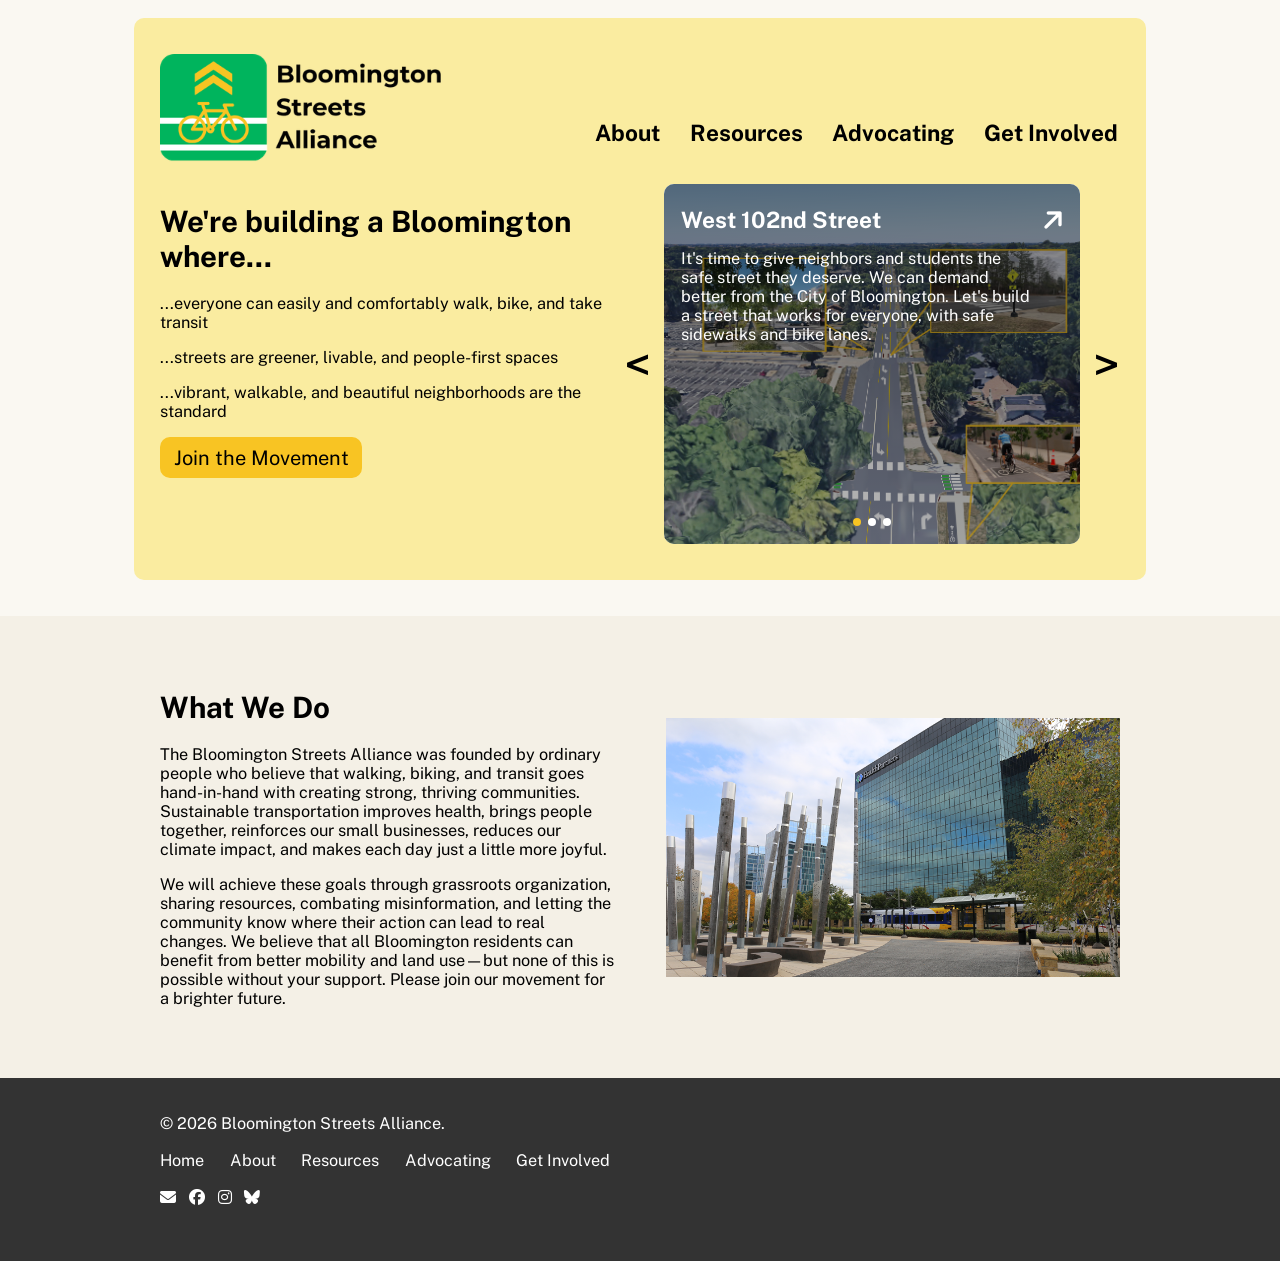
<file: index.html>
<!DOCTYPE html>
<html>
    <head>
        <meta charset="UTF-8">
        <meta name="viewport" content="width=device-width, initial-scale=1.0"> 
        <title>Home - Bloomington Streets Alliance</title>
        <link rel="preconnect" href="https://fonts.googleapis.com">
        <link rel="preconnect" href="https://fonts.gstatic.com" crossorigin>
        <link href="https://fonts.googleapis.com/css2?family=Nunito:ital,wght@0,200..1000;1,200..1000&family=Public+Sans:ital,wght@0,100..900;1,100..900&display=swap" rel="stylesheet">
        <link rel="stylesheet" href="https://cdnjs.cloudflare.com/ajax/libs/font-awesome/6.7.2/css/all.min.css">
        <link rel="apple-touch-icon" sizes="180x180" href="favicon/apple-touch-icon.png">
        <link rel="icon" type="image/png" sizes="32x32" href="favicon/favicon-32x32.png">
        <link rel="icon" type="image/png" sizes="16x16" href="favicon/favicon-16x16.png">
        <link rel="manifest" href="favicon/site.webmanifest">
        <link rel="stylesheet" href="style.css">
    </head>
    <body>
        <div id="topbox-container">
            <div id="topbox">
                <header id="toprow">
                    <a href=""><img src="images/Bloomington Streets Alliance.png" alt="Text reading Bloomington Streets Alliance, with the Alliance's logo to the left featuring a gold bicycle on a crosswalk with a double chevron marking above, all on a green background."></a>
                    <div>
                        <i class="fa-solid fa-bars" id="burger"></i>
                        <ul>
                            <i class="fa-solid fa-rectangle-xmark" id="close"></i>
                            <li><a href="about/">About</a></li>
                            <li><a href="resources/">Resources</a></li>
                            <li id="highlight"><a href="advocating/">Advocating</a></li>
                            <li><a href="get-involved/">Get Involved</a></li>
                        </ul>
                    </div>
                </header>
                <div id="lower">
                    <div>
                        <h1>We're building a Bloomington where...</h1>
                        <p>...everyone can easily and comfortably walk, bike, and take transit</p>
                        <p>...streets are greener, livable, and people-first spaces</p>
                        <p>...vibrant, walkable, and beautiful neighborhoods are the standard</p>
                        <button id="joincta" onclick="window.location.href='get-involved'">Join the Movement</button>
                    </div>
                    <div id="cards">
                        <button id="prevCard">&lt;</button>
                        <a href="initiatives/102nd-street/">
                            <div class="card" id="card0">
                                <img src="images/102nd edited.png" alt="An aerial rendering of West 102nd Street with a three-lane design, including protected bike lanes.">
                                <div class="cardinner">
                                    <div>
                                        <h3>West 102nd Street</h3>
                                        <p>It's time to give neighbors and students the safe street they deserve. We can demand better from the City of Bloomington. Let's build a street that works for everyone, with safe sidewalks and bike lanes.</p>
                                    </div>
                                    <div><i class="fa-solid fa-arrow-up"></i></div>
                                </div>
                            </div>
                        </a>
                        <a href="initiatives/budget-26/">
                            <div class="card" id="card1">
                                <img src="images/SLDP.png" alt="A rendering of a street in winter, with buildings and storefronts lining the sidewalks. Familes walk and bike as a car waits to let pedestrians cross.">
                                <div class="cardinner">
                                    <div>
                                        <h3>2027-2028 City Budget</h3>
                                        <p>The city budget decides what gets done in town. Join us to ensure that Bloomington builds the vibrant streets our
                                        community needs.</p>
                                    </div>
                                    <div><i class="fa-solid fa-arrow-up"></i></div>
                                </div>
                            </div>
                        </a>
                        <a href="initiatives/bloomington-2050/">
                            <div class="card" id="card2">
                                <img src="images/Bloomington 2050.png" alt="The Bloomington 2050 logo showing four Bloomington landmarks in four quadrants: Hyland Ski Jump, The Goldfinch by Donald Lipski, Long Meadow Lake Bridge, and Normandale Japanese Garden.">
                                <div class="cardinner">
                                    <div>
                                        <h3>Bloomington 2050</h3>
                                        <p>The comprehensive plan is the framework for housing, land use, and transportation in Bloomington. Let's make sure it prioritizes streets for people.</p>
                                    </div>
                                    <div><i class="fa-solid fa-arrow-up"></i></div>
                                </div>
                            </div>
                        </a>
                        <div id="indicator">
                            <div></div>
                            <div></div>
                            <div></div>
                        </div>
                        <button id="nextCard">&gt;</button>
                    </div>
                </div>
            </div>
        </div>
        <div id="below">
            <div>
                <h1>What We Do</h1>
                <p>The Bloomington Streets Alliance was founded by ordinary people who believe that walking, biking, and transit goes hand-in-hand with creating strong, thriving communities. Sustainable transportation improves health, brings people together, reinforces our small businesses, reduces our climate impact, and makes each day just a little more joyful.</p>
                <p>We will achieve these goals through grassroots organization, sharing resources, combating misinformation, and letting the community know where their action can lead to real changes. We believe that all Bloomington residents can benefit from better mobility and land use&#8212;but none of this is possible without your support. Please join our movement for a brighter future.</p>
            </div>
            <img src="images/Bloomington Central Station.png" alt="An urban park and light rail station in Bloomington, featuring an art installation in the foreground, office buildings in the background, and a light rail vehicle at the station.">
        </div>
        <footer>
            <p>&#169; 2026 Bloomington Streets Alliance.</p>
            <div id="footerlinks">
                <a href=""><p>Home</p></a>
                <a href="about/"><p>About</p></a>
                <a href="resources/"><p>Resources</p></a>
                <a href="advocating/"><p>Advocating</p></a>
                <a href="get-involved/"><p>Get Involved</p></a>
            </div> 
            <div id="icons">
                <a href="mailto:hello@bloomingtonstreetsalliance.org"><i class="fa-solid fa-envelope"></i></a>
                <a href="https://www.facebook.com/bloomingtonstreetsalliance" target="_blank"><i class="fa-brands fa-facebook"></i></a>
                <a href="https://www.instagram.com/bloomingtonstreetsalliance" target="_blank"><i class="fa-brands fa-instagram"></i></a>
                <a href="https://bsky.app/profile/bloomingtonstreets.bsky.social" target="_blank"><i class="fa-brands fa-bluesky"></i></a>
            </div>
        </footer>
        <script src="script.js"></script>
        <script src="dynamic top.js"></script>
    </body>
</html>
</file>
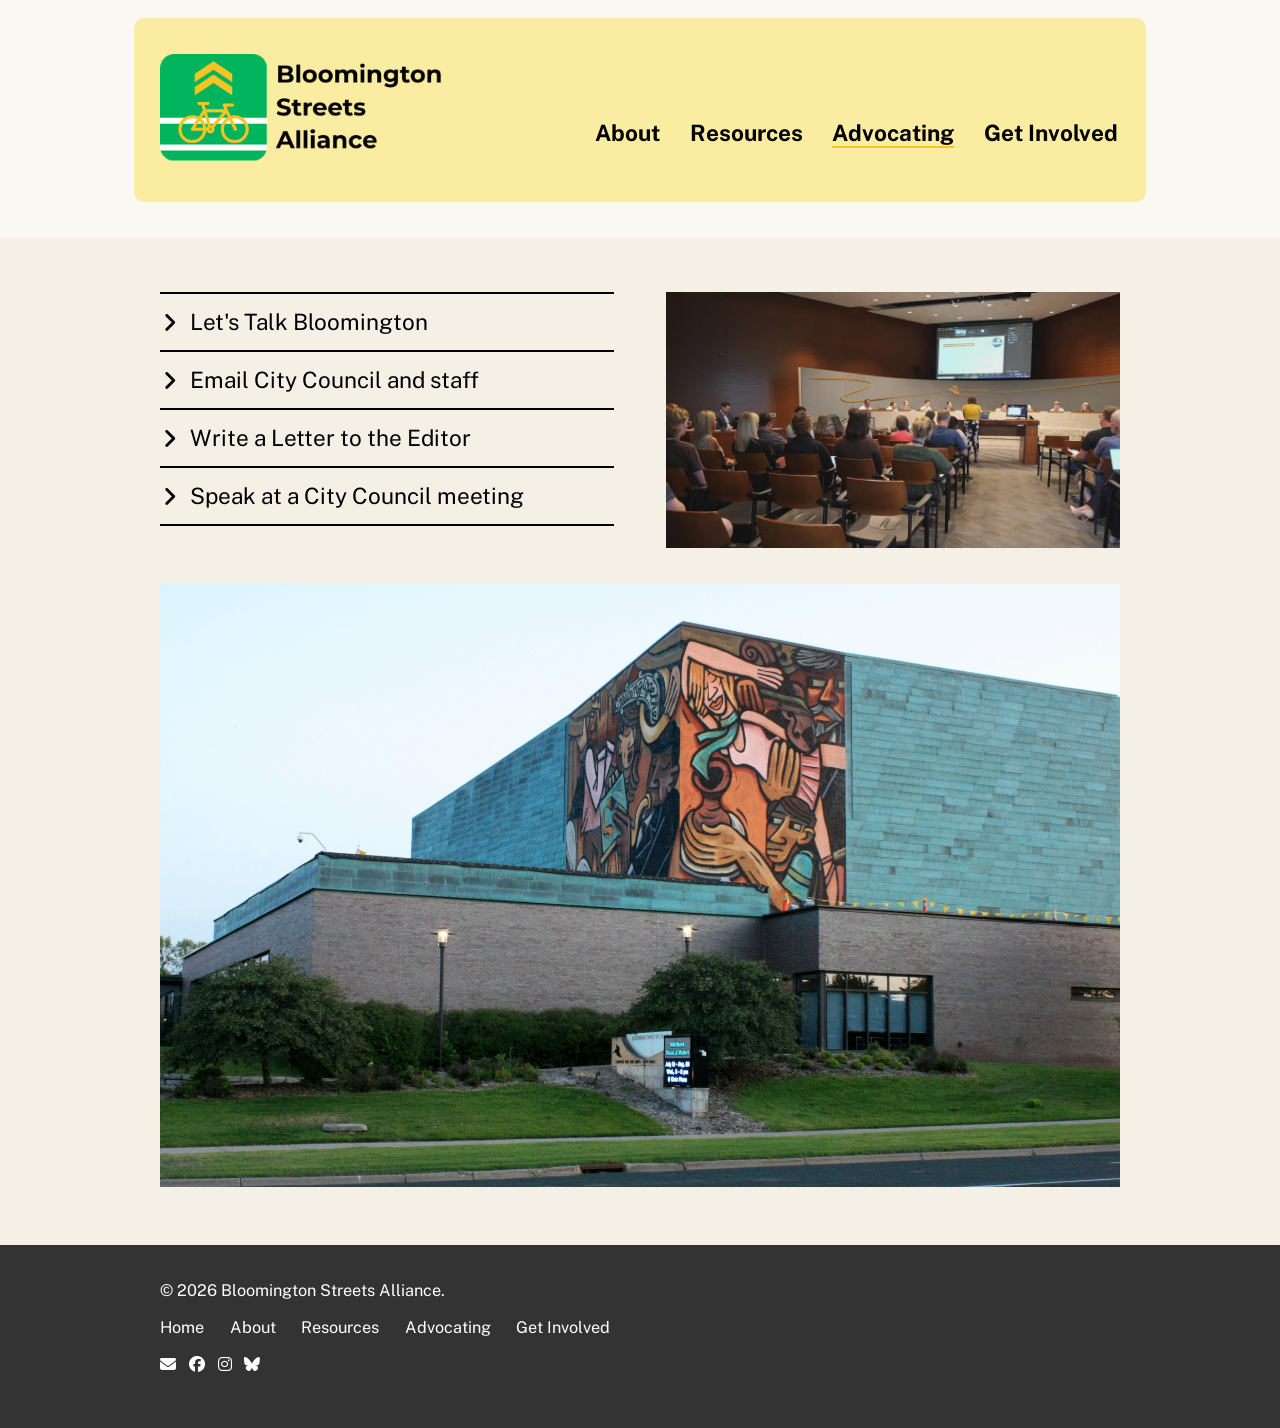
<file: advocating/index.html>
<!DOCTYPE html>
<html>
    <head>
        <meta charset="UTF-8">
        <meta name="viewport" content="width=device-width, initial-scale=1.0"> 
        <title>Advocating - Bloomington Streets Alliance</title>
        <link rel="preconnect" href="https://fonts.googleapis.com">
        <link rel="preconnect" href="https://fonts.gstatic.com" crossorigin>
        <link href="https://fonts.googleapis.com/css2?family=Nunito:ital,wght@0,200..1000;1,200..1000&family=Public+Sans:ital,wght@0,100..900;1,100..900&display=swap" rel="stylesheet">
        <link rel="stylesheet" href="https://cdnjs.cloudflare.com/ajax/libs/font-awesome/6.7.2/css/all.min.css">
        <link rel="apple-touch-icon" sizes="180x180" href="../favicon/apple-touch-icon.png">
        <link rel="icon" type="image/png" sizes="32x32" href="../favicon/favicon-32x32.png">
        <link rel="icon" type="image/png" sizes="16x16" href="../favicon/favicon-16x16.png">
        <link rel="manifest" href="../favicon/site.webmanifest">
        <link rel="stylesheet" href="style.css">
    </head>
    <body>
        <div id="topbox-container">
            <div id="topbox">
                <header id="toprow">
                    <a href="../"><img src="../images/Bloomington Streets Alliance.png" alt="Text reading Bloomington Streets Alliance, with the Alliance's logo to the left featuring a gold bicycle on a crosswalk with a double chevron marking above, all on a green background."></a>
                    <div>
                        <i class="fa-solid fa-bars" id="burger"></i>
                        <ul>
                            <i class="fa-solid fa-rectangle-xmark" id="close"></i>
                            <li><a href="../about/">About</a></li>
                            <li><a href="../resources/">Resources</a></li>
                            <li id="highlight"><a href="../advocating/">Advocating</a></li>
                            <li><a href="../get-involved/">Get Involved</a></li>
                        </ul>
                    </div>
                </header>
            </div>
        </div>
        <div id="below">
            <div>
                <div class="details">
                    <div class="summary"><i class="fa-solid fa-angle-down" id="ltbtoggle"></i><span>Let's Talk Bloomington</span></div>
                    <div id="ltbwrap">
                        <p><a href="https://letstalk.bloomingtonmn.gov/">Let's Talk Bloomington</a> is a city website where information on various projects is posted, including comprehensive planning and budget planning. Project pages often contain design drawings, events, project contacts, and opportunities for input like surveys and interactive maps.</p>
                    </div>
                </div>
                <div class="details">
                    <div class="summary"><i class="fa-solid fa-angle-down" id="cctoggle"></i><span>Email City Council and staff</span></div>
                    <div id="ccwrap">
                        <p>Every resident is represented by the Mayor, two at-large councilmembers, and one district councilmember. The easiest way to find your city council member and their contact information is through the <a href="https://www.bloomingtonmn.gov/cc/city-councilmembers-and-district-maps" target="_blank">city's website</a>. You can also include the <a href="mailto:councilsecretary@bloomingtonmn.gov">council secretary</a> in your correspondence.</p>
                        <p>To contact city staff, it is best to start with listed project staff, if available. Otherwise, points of contact include the <a href="mailto:engineering@bloomingtonmn.gov" target="_blank">Engineering Division</a>, <a href="mailto:planning@bloomingtonmn.gov" target="_blank">Planning Division</a>, and City Engineer <a href="mailto:jlong@bloomingtonmn.gov" target="_blank">Julie Long</a>.</p>
                    </div>
                </div>
                <div class="details">
                    <div class="summary"><i class="fa-solid fa-angle-down" id="sctoggle"></i><span>Write a Letter to the Editor</span></div>
                    <div id="scwrap">
                        <p>The Sun Current newspaper is widely read by Bloomington residents, including city staff and city council members. You can help raise awareness about our initiatives by <a href="https://www.hometownsource.com/site/forms/online_services/letter_editor_current/" target="_blank">submitting</a> a letter to the editor.</p>
                    </div>
                </div>
                <div class="details last">
                    <div class="summary"><i class="fa-solid fa-angle-down" id="lctoggle"></i><span>Speak at a City Council meeting</span></div>
                    <div id="lcwrap">
                        <p>The Bloomington City Council holds listening sessions two or three times per month prior to their regular meetings, from 5:45 PM to 6:15 PM. Residents can sign up to speak for five minutes during these sessions on topics that do not have a public hearing on that evening's agenda.</p>
                        <p>The City Council (and Planning Commission) also hear various matters related to transportation and land use, some of which have public hearings, where residents may provide testimony. On the <a href="https://www.bloomingtonmn.gov/cob/city-meetings-agendas-webcasts-and-documents" target="_blank">city's website</a>, you can find city council agendas, links to watch past and upcoming meetings, and dates of upcoming meetings and listening sessions.</p>
                    </div>
                </div>
            </div>
            <img src="../images/Planning Commission.jpg" alt="A crowded Bloomington Planning Commission meeting. Attendees look on from the audience as city staff present to comissioners at the dais.">
        </div>
        <div id="content2">
            <img src="../images/Civic Plaza.jpg" alt="Bloomington Civic Plaza, with a brick facade with a bright blue brick upper level and a colored mural.">
        </div>
        <footer>
            <p>&#169; 2026 Bloomington Streets Alliance.</p>
            <div id="footerlinks">
                <a href="../"><p>Home</p></a>
                <a href="../about/"><p>About</p></a>
                <a href="../resources/"><p>Resources</p></a>
                <a href="../advocating/"><p>Advocating</p></a>
                <a href="../get-involved/"><p>Get Involved</p></a>
            </div> 
            <div id="icons">
                <a href="mailto:hello@bloomingtonstreetsalliance.org"><i class="fa-solid fa-envelope"></i></a>
                <a href="https://www.facebook.com/bloomingtonstreetsalliance" target="_blank"><i class="fa-brands fa-facebook"></i></a>
                <a href="https://www.instagram.com/bloomingtonstreetsalliance" target="_blank"><i class="fa-brands fa-instagram"></i></a>
                <a href="https://bsky.app/profile/bloomingtonstreets.bsky.social" target="_blank"><i class="fa-brands fa-bluesky"></i></a>
            </div>
        </footer>
        <script src="../toggle details.js"></script>
        <script src="script.js"></script>
        <script src="../dynamic top.js"></script>
    </body>
</html>
</file>
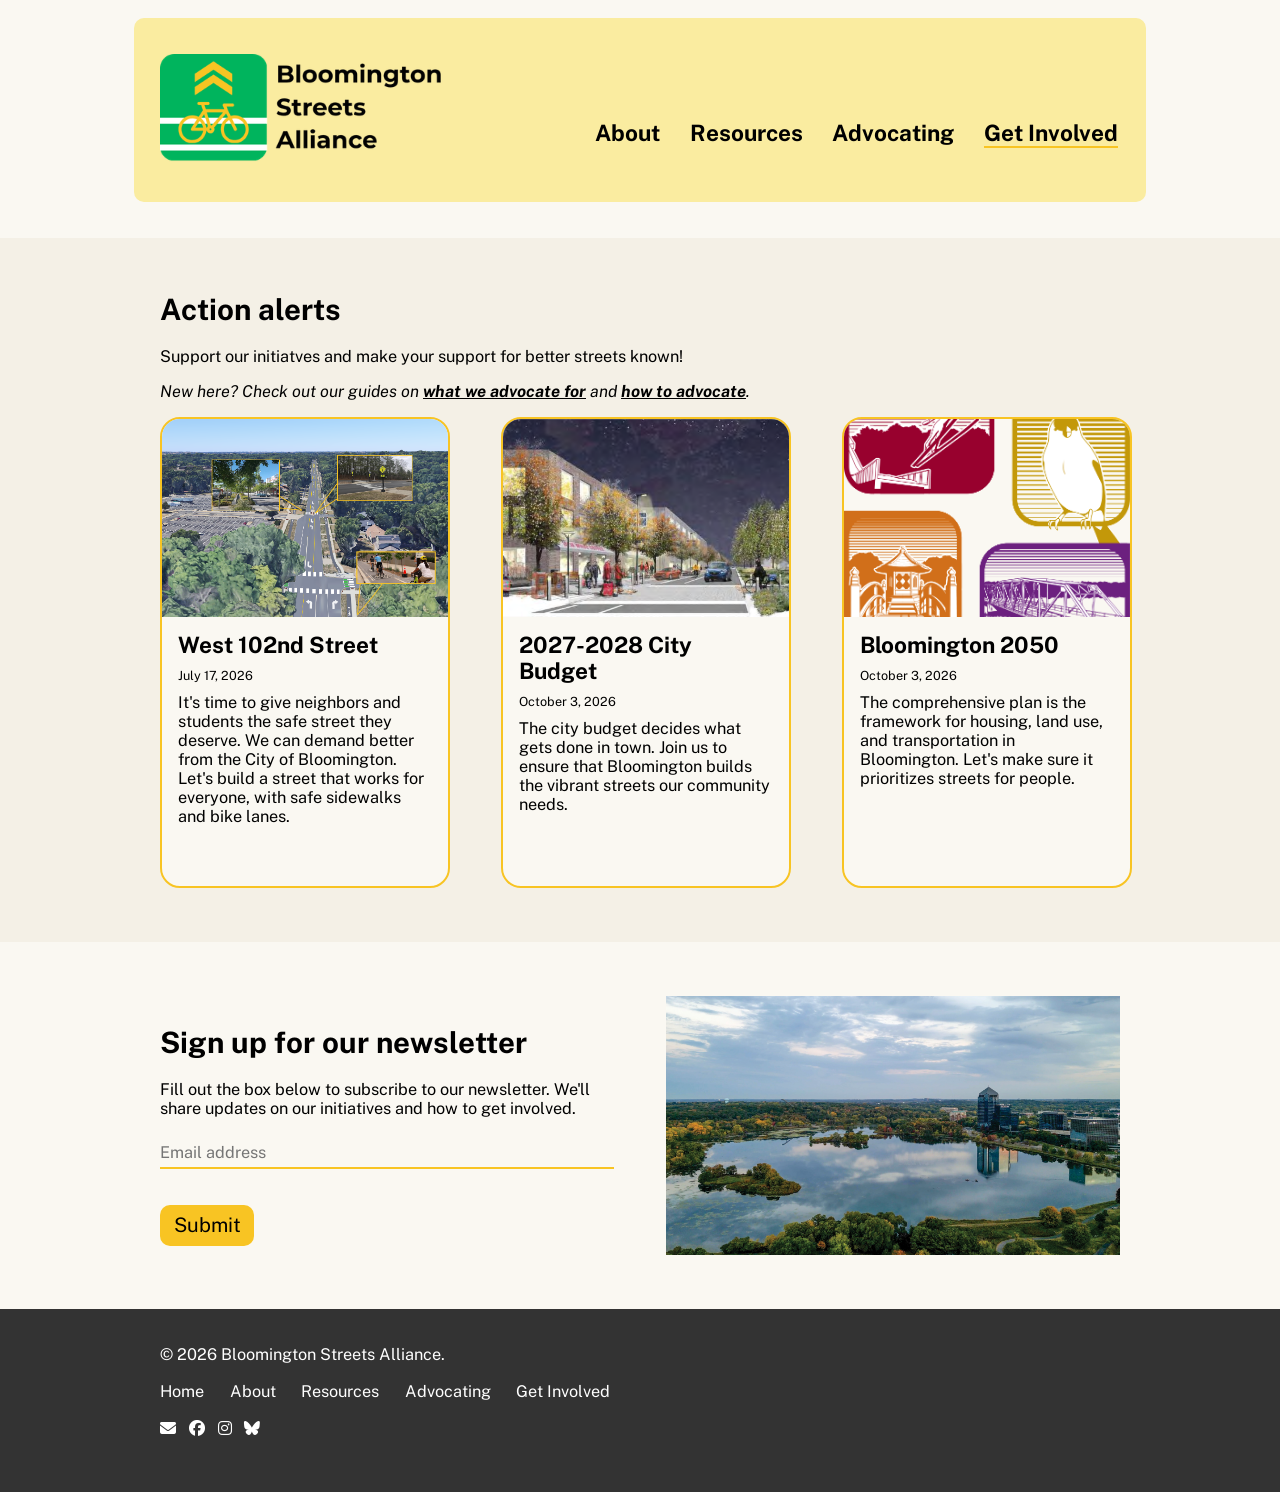
<file: get-involved/index.html>
<!DOCTYPE html>
<html>
    <head>
        <meta charset="UTF-8">
        <meta name="viewport" content="width=device-width, initial-scale=1.0"> 
        <title>Get Involved - Bloomington Streets Alliance</title>
        <link rel="preconnect" href="https://fonts.googleapis.com">
        <link rel="preconnect" href="https://fonts.gstatic.com" crossorigin>
        <link href="https://fonts.googleapis.com/css2?family=Nunito:ital,wght@0,200..1000;1,200..1000&family=Public+Sans:ital,wght@0,100..900;1,100..900&display=swap" rel="stylesheet">
        <link rel="stylesheet" href="https://cdnjs.cloudflare.com/ajax/libs/font-awesome/6.7.2/css/all.min.css">
        <link rel="apple-touch-icon" sizes="180x180" href="../favicon/apple-touch-icon.png">
        <link rel="icon" type="image/png" sizes="32x32" href="../favicon/favicon-32x32.png">
        <link rel="icon" type="image/png" sizes="16x16" href="../favicon/favicon-16x16.png">
        <link rel="manifest" href="../favicon/site.webmanifest">
        <link rel="stylesheet" href="style.css">
    </head>
    <body>
        <div id="topbox-container">
            <div id="topbox">
                <header id="toprow">
                    <a href="../"><img src="../images/Bloomington Streets Alliance.png" alt="Text reading Bloomington Streets Alliance, with the Alliance's logo to the left featuring a gold bicycle on a crosswalk with a double chevron marking above, all on a green background."></a>
                    <div>
                        <i class="fa-solid fa-bars" id="burger"></i>
                        <ul>
                            <i class="fa-solid fa-rectangle-xmark" id="close"></i>
                            <li><a href="../about/">About</a></li>
                            <li><a href="../resources/">Resources</a></li>
                            <li><a href="../advocating/">Advocating</a></li>
                            <li id="highlight"><a href="../get-involved/">Get Involved</a></li>
                        </ul>
                    </div>
                </header>
            </div>
        </div>
        <div id="content1">
            <div>
                <h1>Action alerts</h1>
                <p>Support our initiatves and make your support for better streets known!</p>
                <p><em>New here? Check out our guides on <a href="../resources/#content2">what we advocate for</a> and <a href="../advocating/">how to advocate</a>.</em></p>
                <div id="cardholder">
                    <button id="prevCard">&lt;</button>
                    <div>
                        <a href="../initiatives/102nd-street/">
                            <div class="card">
                                <div class="card-image">
                                    <img src="../images/102nd edited.png" alt="An aerial rendering of West 102nd Street with a three-lane design, including protected bike lanes.">
                                </div>
                                <div class="card-text">
                                    <h3>West 102nd Street</h3>
                                    <p class="dateline">July 17, 2026</p>
                                    <p>It's time to give neighbors and students the safe street they deserve. We can demand better from the City of Bloomington. Let's build a street that works for everyone, with safe sidewalks and bike lanes.</p>
                                </div>
                            </div>
                        </a>
                        <a href="../initiatives/budget-26/">
                            <div class="card">
                                <div class="card-image">
                                    <img src="../images/SLDP.png"
                                        alt="A rendering of a street in winter, with buildings and storefronts lining the sidewalks. Familes walk and bike as a car waits to let pedestrians cross.">
                                </div>
                                <div class="card-text">
                                    <h3>2027-2028 City Budget</h3>
                                    <p class="dateline">October 3, 2026</p>
                                    <p>The city budget decides what gets done in town. Join us to ensure that Bloomington builds the vibrant streets our community needs.</p>
                                </div>
                            </div>
                        </a>
                        <a href="../initiatives/bloomington-2050/">
                            <div class="card">
                                <div class="card-image">
                                    <img src="../images/Bloomington 2050.png" alt="The Bloomington 2050 logo showing four Bloomington landmarks in four quadrants: Hyland Ski Jump, The Goldfinch by Donald Lipski, Long Meadow Lake Bridge, and Normandale Japanese Garden.">
                                </div>
                                <div class="card-text">
                                    <h3>Bloomington 2050</h3>
                                    <p class="dateline">October 3, 2026</p>
                                    <p>The comprehensive plan is the framework for housing, land use, and transportation in Bloomington. Let's make sure it prioritizes streets for people.</p>
                                </div>
                            </div>
                        </a>
                        <div id="indicator">
                            <div></div>
                            <div></div>
                            <div></div>
                        </div>
                    </div>
                    <button id="nextCard">&gt;</button>
                </div>
            </div>
        </div>
        <div id="content2">
            <div>
                <h1>Sign up for our newsletter</h1>
                <p>Fill out the box below to subscribe to our newsletter. We'll share updates on our initiatives and how to get involved.</p>
                <form action="https://buttondown.com/api/emails/embed-subscribe/bloomingtonstreetsalliance" method="post" class="embeddable-buttondown-form">
                    <input id="email" name="email"type="email" placeholder="Email address" required>
                    <button id="submitform" type="submit">Submit</button>
                </form>
            </div>
            <img src="../images/Normandale Lake.png" alt="An aerial view of Normandale Lake Park, with greenery and trails around a lake, all below a cloudy sky. Glassy office towers are visible in the background, with their reflections visible in the lake.">
        </div>
        <footer>
            <p>&#169; 2026 Bloomington Streets Alliance.</p>
            <div id="footerlinks">
                <a href="../"><p>Home</p></a>
                <a href="../about/"><p>About</p></a>
                <a href="../resources/"><p>Resources</p></a>
                <a href="../advocating/"><p>Advocating</p></a>
                <a href="../get-involved/"><p>Get Involved</p></a>
            </div> 
            <div id="icons">
                <a href="mailto:hello@bloomingtonstreetsalliance.org"><i class="fa-solid fa-envelope"></i></a>
                <a href="https://www.facebook.com/bloomingtonstreetsalliance" target="_blank"><i class="fa-brands fa-facebook"></i></a>
                <a href="https://www.instagram.com/bloomingtonstreetsalliance" target="_blank"><i class="fa-brands fa-instagram"></i></a>
                <a href="https://bsky.app/profile/bloomingtonstreets.bsky.social" target="_blank"><i class="fa-brands fa-bluesky"></i></a>
            </div>
        </footer>
        <script src="script.js"></script>
        <script src="../dynamic top.js"></script>
    </body>
</html>
</file>
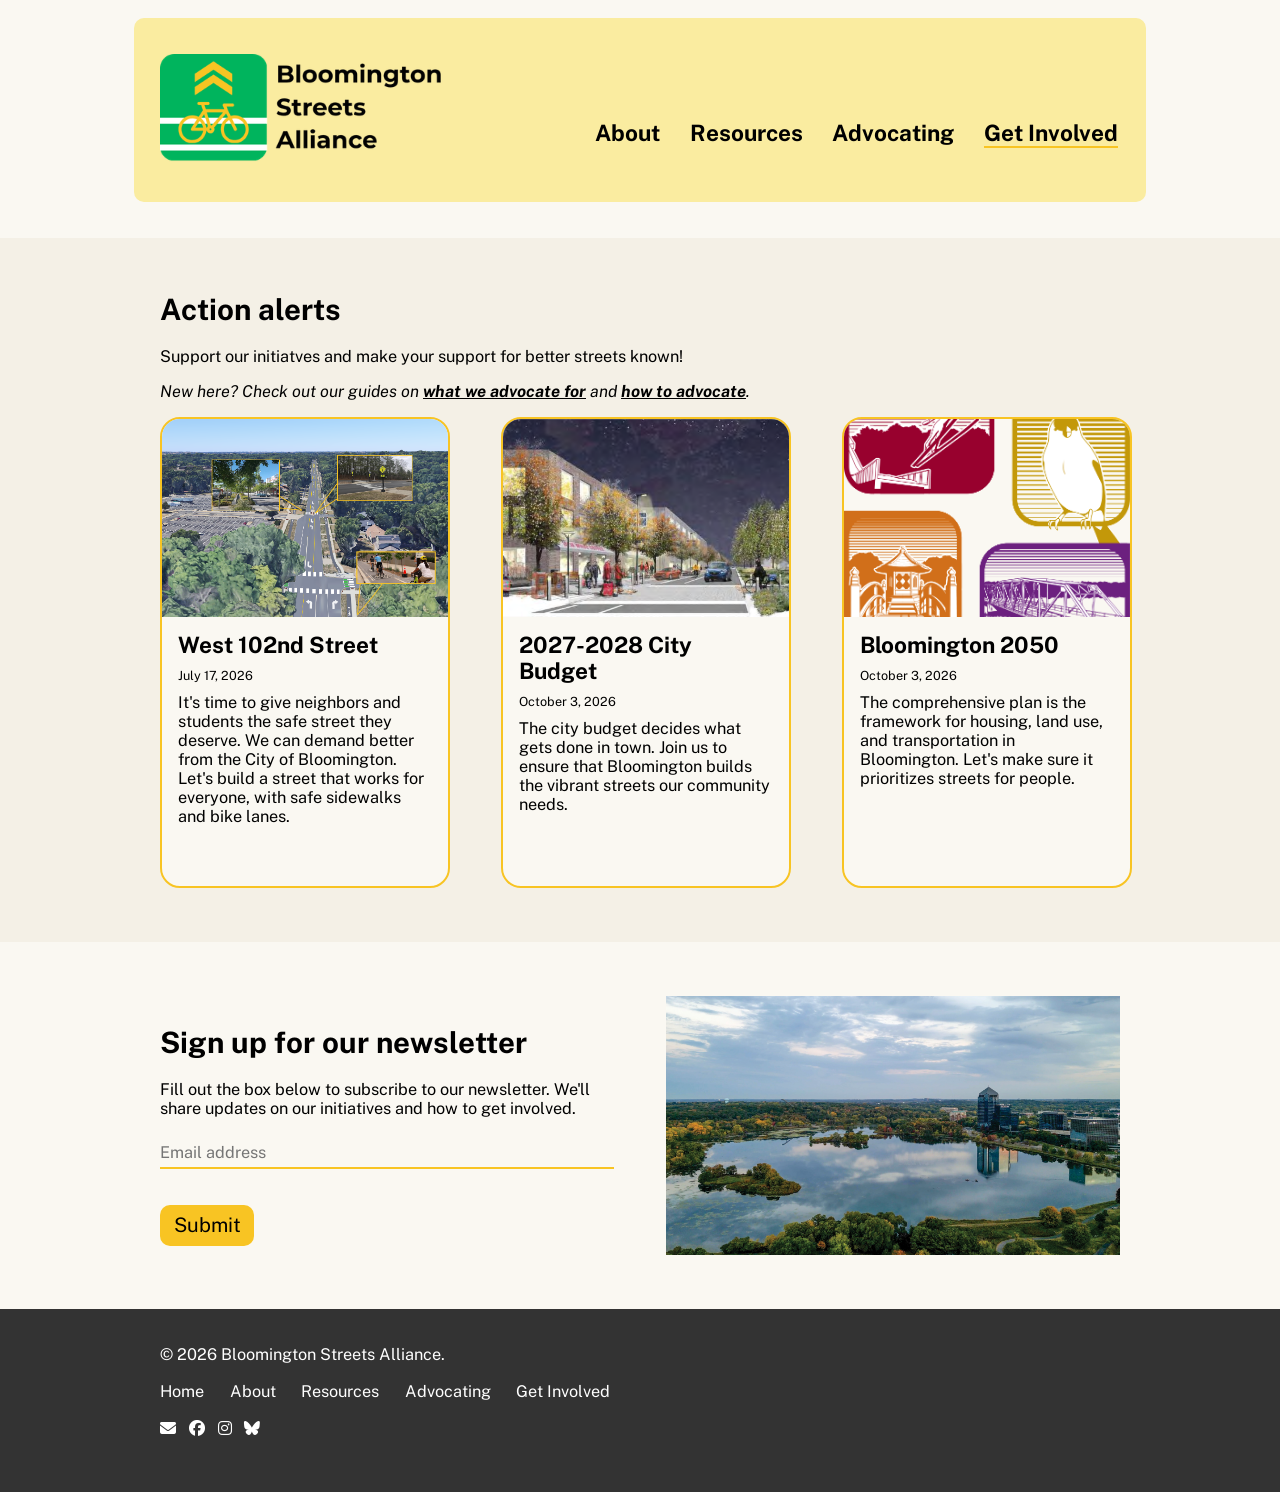
<file: newsletter/index.html>
<!DOCTYPE html>
<html>
    <head>
        <meta http-equiv="refresh" content="2; url='https://example.com/new-page.html'">
    </head>
    <body>
        <p>If you are not redirected, <a href="https://example.com/new-page.html">click here</a>.</p>
        <script>window.location.replace("../get-involved/#content2");</script>
    </body>
</html>
</file>
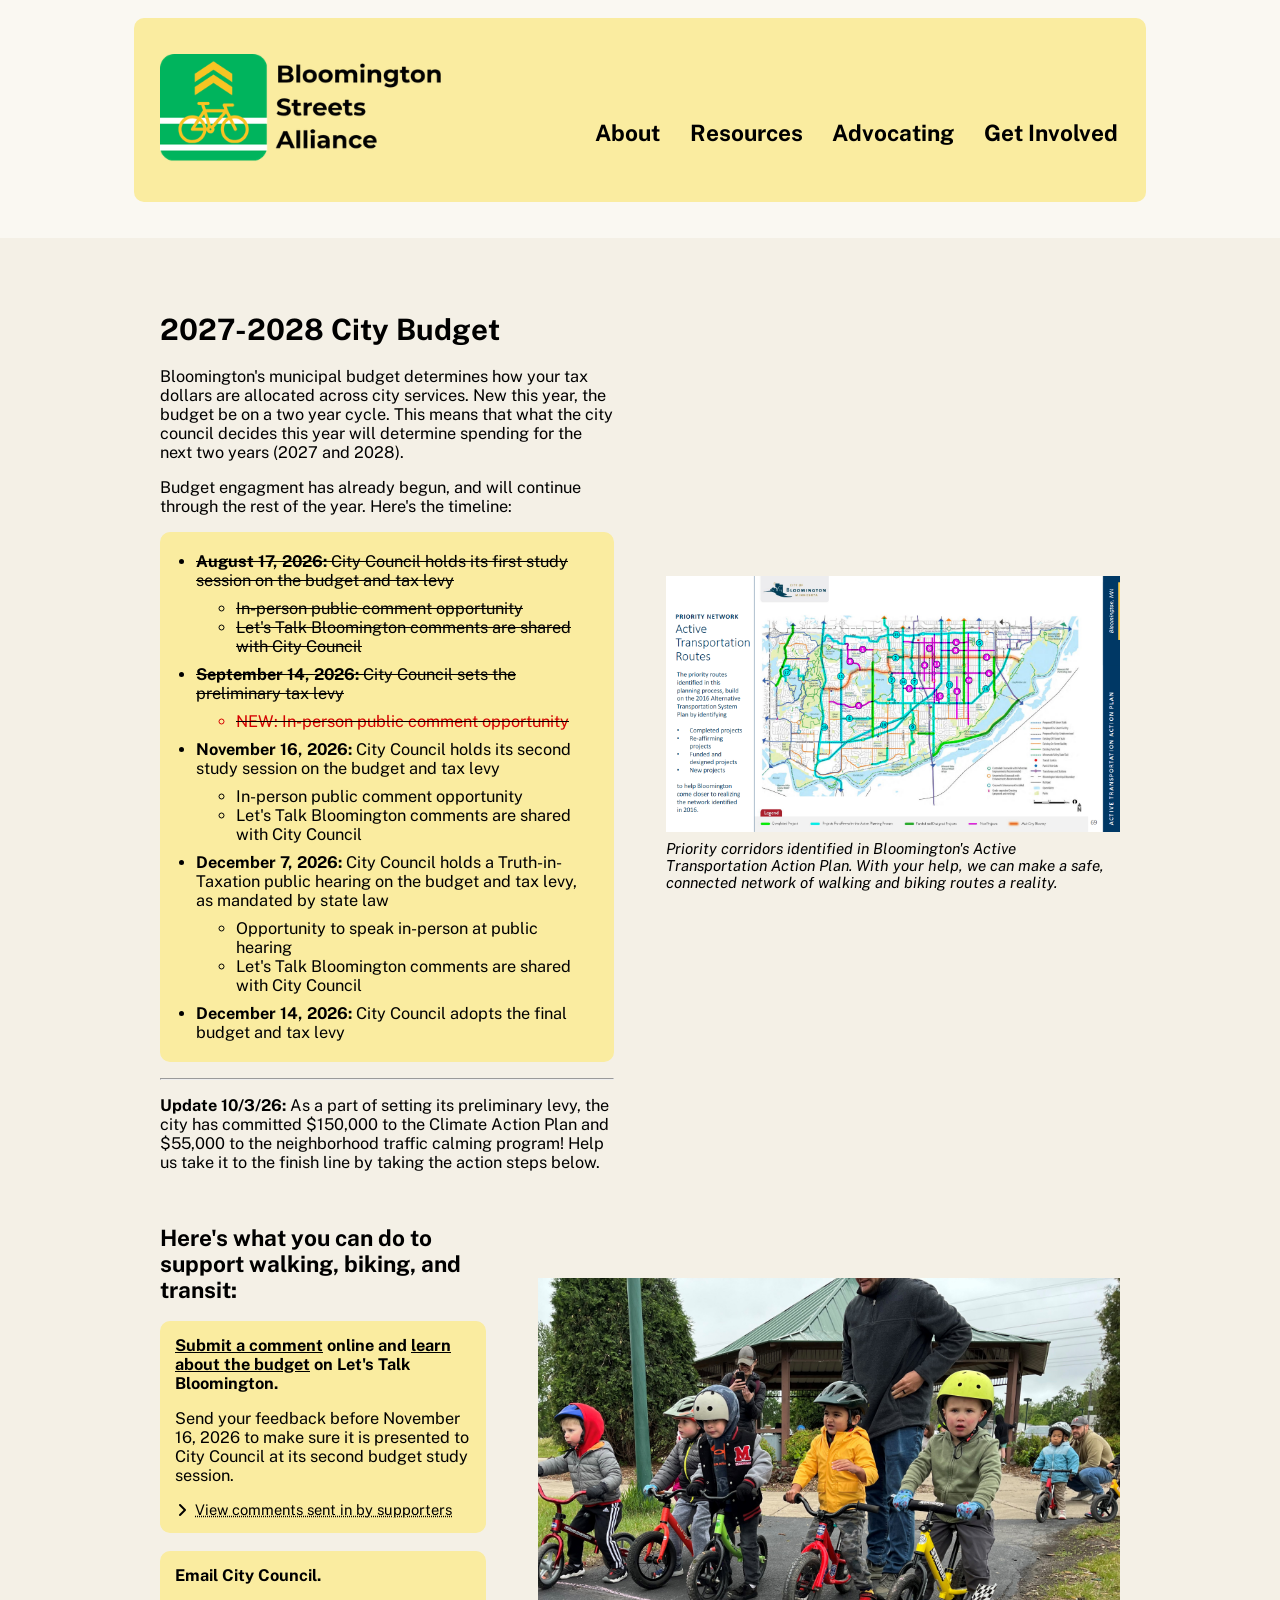
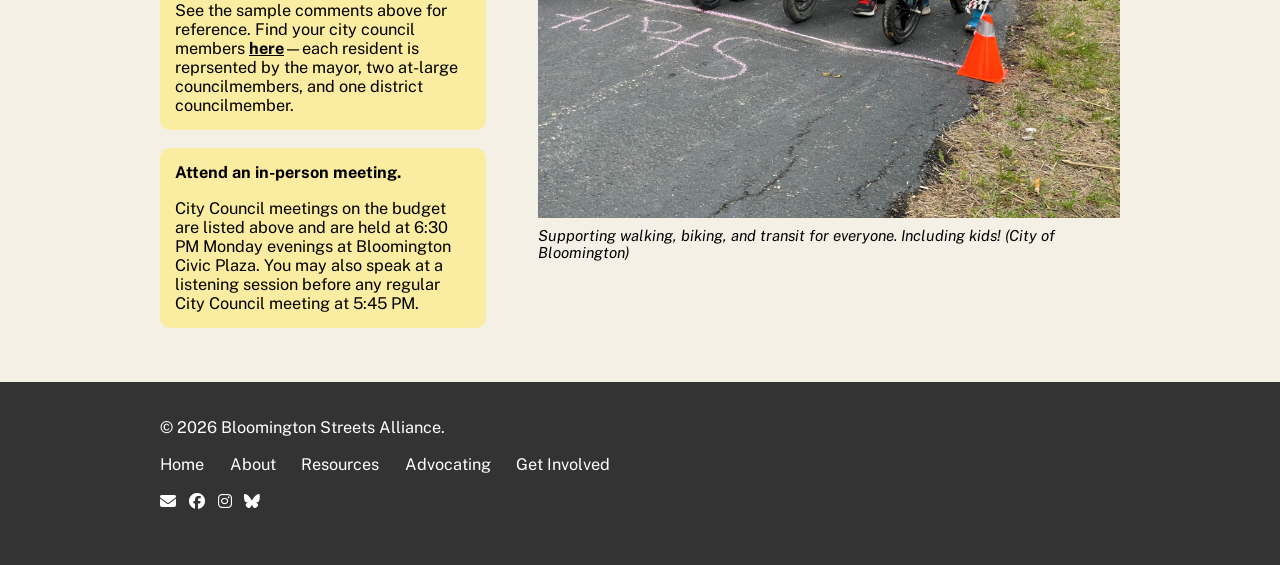
<file: initiatives/budget-26/index.html>
<!DOCTYPE html>
<html>
    <head>
        <meta charset="UTF-8">
        <meta name="viewport" content="width=device-width, initial-scale=1.0"> 
        <title>2027-2028 City Budget - Bloomington Streets Alliance</title>
        <link rel="preconnect" href="https://fonts.googleapis.com">
        <link rel="preconnect" href="https://fonts.gstatic.com" crossorigin>
        <link href="https://fonts.googleapis.com/css2?family=Nunito:ital,wght@0,200..1000;1,200..1000&family=Public+Sans:ital,wght@0,100..900;1,100..900&display=swap" rel="stylesheet">
        <link rel="stylesheet" href="https://cdnjs.cloudflare.com/ajax/libs/font-awesome/6.7.2/css/all.min.css">
        <link rel="apple-touch-icon" sizes="180x180" href="../../favicon/apple-touch-icon.png">
        <link rel="icon" type="image/png" sizes="32x32" href="../../favicon/favicon-32x32.png">
        <link rel="icon" type="image/png" sizes="16x16" href="../../favicon/favicon-16x16.png">
        <link rel="manifest" href="../../favicon/site.webmanifest">
        <link rel="stylesheet" href="style.css">
    </head>
    <body>
        <div id="topbox-container">
            <div id="topbox">
                <header id="toprow">
                    <a href="../../"><img src="../../images/Bloomington Streets Alliance.png" alt="Text reading Bloomington Streets Alliance, with the Alliance's logo to the left featuring a gold bicycle on a crosswalk with a double chevron marking above, all on a green background."></a>
                    <div>
                        <i class="fa-solid fa-bars" id="burger"></i>
                        <ul>
                            <i class="fa-solid fa-rectangle-xmark" id="close"></i>
                            <li><a href="../../about/">About</a></li>
                            <li><a href="../../resources/">Resources</a></li>
                            <li><a href="../../advocating/">Advocating</a></li>
                            <li><a href="../../get-involved/">Get Involved</a></li>
                        </ul>
                    </div>
                </header>
            </div>
        </div>
        <div id="below">
            <div>
                <div>
                    <h1>2027-2028 City Budget</h1>
                    <p class="notopmargin">Bloomington's municipal budget determines how your tax dollars are allocated across city services. New this year, the budget be on a two year cycle. This means that what the city council decides this year will determine spending for the next two years (2027 and 2028).</p>
                    <p>Budget engagment has already begun, and will continue through the rest of the year. Here's the timeline:</p>
                    <ul>
                        <li class="strikethrough"><b>August 17, 2026:</b> City Council holds its first study session on the budget and tax levy</li>
                            <ul class="strikethrough">
                                <li>In-person public comment opportunity</li>
                                <li>Let's Talk Bloomington comments are shared with City Council</li>
                            </ul>
                        <li class="strikethrough"><b>September 14, 2026:</b> City Council sets the preliminary tax levy</li>
                            <ul class="strikethrough">
                                <li class="newmtg">NEW: In-person public comment opportunity</li>
                            </ul>
                        <li><b>November 16, 2026:</b> City Council holds its second study session on the budget and tax levy</li>
                            <ul>
                                <li>In-person public comment opportunity</li>
                                <li>Let's Talk Bloomington comments are shared with City Council</li>
                            </ul>
                        <li><b>December 7, 2026:</b> City Council holds a Truth-in-Taxation public hearing on the budget and tax levy, as mandated by state law</li>
                            <ul>
                                <li>Opportunity to speak in-person at public hearing</li>
                                <li>Let's Talk Bloomington comments are shared with City Council</li>
                            </ul>
                        <li><b>December 14, 2026:</b> City Council adopts the final budget and tax levy</li>
                    </ul>
                    <hr>
                    <p><b>Update 10/3/26: </b>As a part of setting its preliminary levy, the city has committed $150,000 to the Climate Action Plan and $55,000 to the neighborhood traffic calming program! Help us take it to the finish line by taking the action steps below.</p>
                </div>
                <div id="topimage">
                    <img src="../../images/ATAP priorities.png" alt="A map of Bloomington, showing current and planned active transportation routes." id="img102nd">
                    <p><em>Priority corridors identified in Bloomington's Active Transportation Action Plan. With your help, we can make a safe, connected network of walking and biking routes a reality.</em></p>
                </div>
            </div>
            <div id="open">
                <div class="exclude" id="textual">
                    <h3>Here's what you can do to support walking, biking, and transit:</h3>
                    <div>
                        <p class="notopmargin"><b><a href="https://letstalk.bloomingtonmn.gov/2027-2028-city-budget/surveys/budget-information-survey" target="_blank">Submit a comment</a> online and <a href="https://letstalk.bloomingtonmn.gov/2027-2028-city-budget" target="_blank">learn about the budget</a> on Let's Talk Bloomington.</b></p>
                        <p>Send your feedback before November 16, 2026 to make sure it is presented to City Council at its second budget study session.</p>
                        <div id="details" class="nobottommargin">
                            <div id="summary"><i class="fa-solid fa-angle-down" id="sampletoggle"></i><span>View comments sent in by supporters</span></div>
                            <div id="samplewrap">
                                <p>"Please continue supporting bicycle, pedestrian, and traffic calming investments across the board in the city. Realize the bold visions the city has already established in the the Active Transportation Action Plan, the Neighborhood Traffic Management Plan, and the Bloomington Ferry Road and American Boulevard studies. Use this to not only reduce the heat island and auto
                                emissions from asphalt, but cut down on repaving $$$. Provide local funding matches for state and county roadway projects to leverage the money these agencies are spending toward the benefit of active transportation in Bloomington. Give Metro Transit a reason to expand service in the city. Connect the investments in schools, parks, community centers, and neighborhood commercial centers through an All Ages and Abilities
                                (AAA) bike network."</p>
                                <p>"Priorities should be climate and natural resource centered with much more cycling, peds infrastructure."</p>
                                <p>"Safe bike and pedestrian trails that connect to destinations like businesses, schools, parks, and across town."</p>
                                <p>"Active Transit: Separated and protected bike lanes buffered by green spaces. Walkable human scaled streets and 3rd spaces to build community. Density & Affordability: Built with materials like massed timber, we could be seeing a huge increase in density very rapidly. Transit will be the most important aspect of this success."</p>
                                <p>"Right-sizing roadways whenever possible to save costs on road construction and maintenance- roadways like Collegeview, Old Shakopee in South Loop, 30th Ave, Bloomington Ferry, Auto Club Rd, Xerxes Ave S, that were build significantly wider than current road volumes warrant, especially roads like Bloomington Ferry that were built to handle traffic pre-169 that have way lower volumes. We shouldn't need to take 3 years and multiple studies just to right-size roadways that are clearly overbuilt, and neighborhood streets that are built to 44ft (especially roads like Xerxes that have parking lanes that are signed as no parking) when they can be shrinked to save money and accommodate bike paths, sidewalks, and other features that move people more cost effectively than roadways. Our commercial corridors are significant to our city, and retail workers that are the backbone of the Bloomington economy need housing that fits our needs. Higher density, mixed-use on corridors like Lyndale place people close to where they work, shop, entertain, and go to school."</p>
                            </div>
                        </div>
                   </div>
                   <div>
                        <p class="notopmargin"><b>Email City Council.</b></p>
                        <p class="nobottommargin">See the sample comments above for reference. Find your city council members <a href="https://www.bloomingtonmn.gov/cc/city-councilmembers-and-district-maps" target="_blank">here</a>—each resident is reprsented by the mayor, two at-large councilmembers, and one district councilmember.</p>
                   </div>
                   <div>
                        <p class="notopmargin"><b>Attend an in-person meeting.</b></p>
                        <p class="nobottommargin">City Council meetings on the budget are listed above and are held at 6:30 PM Monday evenings at Bloomington Civic Plaza. You may also speak at a listening session before any regular City Council meeting at 5:45 PM.</p>
                   </div> 
                </div>
                <div class="exclude" id="imgcont">
                    <img src="../../images/Bike Race.jpg" alt="Kids line up at the starting line for a balance bike race.">
                    <p><em>Supporting walking, biking, and transit for everyone. Including kids! (City of Bloomington)</em></p>
                </div>
            </div>
        </div>
        <footer>
            <p>&#169; 2026 Bloomington Streets Alliance.</p>
            <div id="footerlinks">
                <a href="../../"><p>Home</p></a>
                <a href="../../about/"><p>About</p></a>
                <a href="../../resources/"><p>Resources</p></a>
                <a href="../../advocating/"><p>Advocating</p></a>
                <a href="../../get-involved/"><p>Get Involved</p></a>
            </div> 
            <div id="icons">
                <a href="mailto:hello@bloomingtonstreetsalliance.org"><i class="fa-solid fa-envelope"></i></a>
                <a href="https://www.facebook.com/bloomingtonstreetsalliance" target="_blank"><i class="fa-brands fa-facebook"></i></a>
                <a href="https://www.instagram.com/bloomingtonstreetsalliance" target="_blank"><i class="fa-brands fa-instagram"></i></a>
                <a href="https://bsky.app/profile/bloomingtonstreets.bsky.social" target="_blank"><i class="fa-brands fa-bluesky"></i></a>
            </div>
        </footer>
        <script src="../../toggle details.js"></script>
        <script src="script.js"></script>
        <script src="../../dynamic top.js"></script>
    </body>
</html>
</file>
<file: style.css>
html, body, button {
    font-family: "Public Sans", sans-serif;
    margin: 0;
    padding: 0;
}

h1 {
    font-size: calc(0.35vw + 25px);
}

h3 {
    font-size: calc(.2vw + 20px);
}

p {
    font-size: calc(0.1vw + 15px);
}

button {
    color: black;
}

@media only screen and (min-width: 1094px) {
    #topbox-container {
        display: flex;
        justify-content: center;
        height: min-content;
        background-color: #FAF8F2;
        padding-top: 2vh;
        padding-bottom: 4vh;
    }

    #topbox {
        background-color: #faeca0;
        border-radius: 10px;
        width: 75vw;
        height: min-content;
        padding: max(4vh, 25px) max(2vw, 25px);
    }

    #toprow {
        display: flex;
        flex-direction: row;
    }

    #toprow img {
        height: 12vh;
        min-height: 100px;
    }

    #toprow > div {
        margin-left: auto;
        display: flex;
        flex-direction: row;
        align-items: flex-end;
    }

    #toprow ul {
        display: flex;
        flex-direction: row;
        gap: 2vw;
        list-style: none;
        margin: 0;
        padding: 0;
        margin-bottom: 2vh;
        margin-left: auto;
        font-weight: bold;
        height: min-content;
        font-size: calc(0.2vw + 20px);
    }

    #toprow ul li {
        border: 2px solid transparent;
        transition: border-bottom 0.3s ease;
    }

    #toprow ul li:hover {
        border-bottom: 2px solid #f8c423;
    }

    #burger {
        display: none;
    }

    #close {
        display: none;
    }
}

@media only screen and (max-width: 1093px) {
    #topbox-container {
        display: flex;
        justify-content: center;
        height: min-content;
        background-color: #FAF8F2;
        padding-top: 2vh;
        padding-bottom: 4vh;
    }

    #topbox {
        background-color: #faeca0;
        border-radius: 10px;
        width: 75vw;
        height: min-content;
        padding: max(4vh, 25px) max(2vw, 25px);
    }

    #toprow {
        display: flex;
        flex-direction: row;
    }

    #toprow > div {
        margin-left: auto;
    }

    #toprow img {
        height: 12vh;
        min-height: 100px;
    }

    #toprow ul {
        display: flex;
        flex-direction: column;
        background-color: #f8c423;
        gap: 2vw;
        list-style: none;
        margin: 0;
        padding: 0;
        font-weight: bold;
        font-size: calc(0.2vw + 20px);
        position: fixed;
        top: 0;
        right: 0;
        min-height: 100vh;
        z-index: 100;
        padding: 2vh 2vw;
        width: 40vw;
        transform: translateX(100%);
        transition: transform 0.3s ease;
    }

    #toprow ul.open {
        transform: translateX(0);
    }

    #toprow ul li {
        border: 2px solid transparent;
    }

    #toprow ul li a {
        border: 2px solid transparent;
        transition: border-bottom 0.3s ease;
    }

    #toprow ul li a:hover {
        border-bottom: 2px solid white;
    }

    #burger {
        font-size: calc(0.9vw + 25px);
        cursor: pointer;
    }

    #close {
        position: absolute;
        top: 2vh;
        right: 2vw;
        font-size: calc(0.9vw + 25px);
        cursor: pointer;
    }
}

a {
    color: black;
    text-decoration: none;
}

@media only screen and (min-width: 760px) {
    #lower {
        margin-top: 2vh;
        display: flex;
        flex-direction: row;
        gap: 1vw;
    }

    .card {
        height: 40vh;
        min-height: 225px;
        width: 32.5vw;
        border-radius: 10px;
        position: relative;
        color: white;
        overflow: hidden;
        background-color: white;
    }
}

@media only screen and (max-width: 759px) {
    #lower {
        margin-top: 2vh;
        display: flex;
        flex-direction: column;
        align-items: center;
    }

    #joincta {
        float: center;
    }

    .card {
        height: 40vh;
        min-height: 225px;
        width: 100%;
        border-radius: 10px;
        position: relative;
        color: white;
        overflow: hidden;
        background-color: white;
    }

    #cards {
        margin-top: max(3vh, 17px);
    }
}

#cards {
    margin-left: auto;
    display: flex;
    flex-direction: row;
    height: min-content;
    align-items: center;
    position: relative;
    gap: 1vw;
}

.card:hover img {
    transform: translateX(-50%) scale(1.05);
}

.card img {
    position: absolute;
    transform: translateX(-50%);
    left: 50%;
    height: 100%;
    transition: transform 0.6s ease;
    width: 100%;
    object-fit: cover;
}

.cardinner {
    padding: max(2.5vh, 17px) max(1vw, 17px);
    background: linear-gradient(rgba(0, 0, 0, 0.5), rgba(0, 0, 0, 0.25));
    background-size: cover;
    background-position: center;
    display: flex;
    flex-direction: row;
    gap: 1vw;
    position: relative;
    z-index: 98;
    height: 100%;
}

.card h3 {
    margin: 0;
    z-index: 99;
}

.cardinner i {
    font-size: calc(0.5vw + 20px);
    transform: rotate(45deg);
}

.slideOut {
    animation: slideOut .3s ease;
}

.slideIn {
    animation: slideIn .3s ease;
}

@keyframes slideOut {
    from {
        transform: translateY(0) translateX(0);
        opacity: 1;
    }
    to {
        transform: translateY(-20px) translateX(10px);
        opacity: .67;
    }
}

@keyframes slideIn {
    from {
        transform: translateY(20px) translateX(-10px);
        opacity: .67;
    }

    to {
        transform: translateY(0) translateX(0);
        opacity: 1;
    }
}

#indicator {
    position: absolute;
    display: flex;
    flex-direction: row;
    gap: 7px;
    transform: translateX(-50%);
    left: 50%;
    bottom: 2vh;
    z-index: 99;
}

#indicator div {
    width: 8px;
    height: 8px;
    background-color: #ffffff;
    border-radius: 50%;
    transition: background-color 0.3s ease;
}

button {
    border: none;
    background: none;
    cursor: pointer;
}

#prevCard, #nextCard {
    transform-origin: center;
    height: min-content;
    font-size: calc(0.75vw + 40px);
    transition: transform 0.3s ease;
}

#prevCard:hover, #nextCard:hover {
    transform: scale(1.2);
}

#joincta {
    background-color: #f8c423;
    border-radius: 10px;
    padding: .5vh .75vw;
    transition-property: background-color, font-weight;
    transition-duration: 0.3s;
    transition-timing-function: ease;
    border: 4px solid transparent;
    font-size: calc(0.2vw + 17.5px);
}

#joincta:hover {
    background-color: #ffbf00;
    font-weight: bold;
}

@media only screen and (min-width: 760px) {
    #below {
        padding-top: 6vh;
        padding-bottom: 6vh;
        padding-left: 12.5vw;
        background-color: #F4F0E6;
        display: flex;
        flex-direction: row;
        gap: 4vw;
        height: min-content;
        align-items: center;
    }

    #below div {
        width: 35.5vw;
    }

    #below img {
        width: 35.5vw;
        height: min-content;
    }
}

@media only screen and (max-width: 759px) {
    #below {
        padding: 6vh 12.5vw;
        background-color: #F4F0E6;
        display: flex;
        flex-direction: column;
        gap: 2vh;
    }
}

@media only screen and (min-width: 1417px) {
    footer {
        background-color: #333;
        color: white;
        padding-left: 12.5vw;
        padding-right: 12.5vw;
        padding-top: 4vh;
        padding-bottom: 6vh;
        display: flex;
        flex-direction: row;
    }

    footer p {
        margin: 0;
    }

    #icons {
        margin-left: auto;
        display: flex;
        gap: min(1vw, 10px);
    }

    #icons a {
        color: white;
        transition: color 0.3s ease;
    }

    #icons a:hover {
        color: #f8c423;
    }

    #footerlinks {
        display: flex;
        transform: translateX(-50%);
        left: 50%;
        gap: 2vw;
        position: absolute;
    }

    #footerlinks a {
        color: white;
    }
}

@media only screen and (max-width: 1416px) and (min-width: 517px) {
    footer {
        background-color: #333;
        color: white;
        padding-left: 12.5vw;
        padding-right: 12.5vw;
        padding-top: 4vh;
        padding-bottom: 6vh;
        display: flex;
        flex-direction: column;
        gap: 2vh;
    }

    footer p {
        margin: 0;
    }

    #icons {
        display: flex;
        gap: max(1vw, 10px);
    }

    #icons a {
        color: white;
        transition: color 0.3s ease;
    }

    #icons a:hover {
        color: #f8c423;
    }

    #footerlinks {
        display: flex;
        gap: 2vw;
    }

    #footerlinks a {
        color: white;
    }
}

@media only screen and (max-width: 516px) {
    footer {
        background-color: #333;
        color: white;
        padding-left: 12.5vw;
        padding-right: 12.5vw;
        padding-top: 4vh;
        padding-bottom: 6vh;
        display: flex;
        flex-direction: column;
        gap: 2vh;
    }

    footer p {
        margin: 0;
    }

    #icons {
        display: flex;
        gap: max(1vw, 10px);
    }

    #icons a {
        color: white;
        transition: color 0.3s ease;
    }

    #icons a:hover {
        color: #f8c423;
    }

    #footerlinks {
        display: flex;
        flex-direction: column;
        gap: 2vh;
    }

    #footerlinks a {
        color: white;
    }
}
</file>
<file: advocating/style.css>
html, body, button {
    font-family: "Public Sans", sans-serif;
    margin: 0;
    padding: 0;
}

h1 {
    font-size: calc(0.35vw + 25px);
}

h3 {
    font-size: calc(.2vw + 20px);
}

p {
    font-size: calc(0.1vw + 15px);
}

@media only screen and (min-width: 1094px) {
    #topbox-container {
        display: flex;
        justify-content: center;
        height: min-content;
        background-color: #FAF8F2;
        padding-top: 2vh;
        padding-bottom: 4vh;
    }

    #topbox {
        background-color: #faeca0;
        border-radius: 10px;
        width: 75vw;
        height: min-content;
        padding: max(4vh, 25px) max(2vw, 25px);
    }

    #toprow {
        display: flex;
        flex-direction: row;
    }

    #toprow img {
        height: 12vh;
        min-height: 100px;
    }

    #toprow > div {
        margin-left: auto;
        display: flex;
        flex-direction: row;
        align-items: flex-end;
    }

    #toprow ul {
        display: flex;
        flex-direction: row;
        gap: 2vw;
        list-style: none;
        margin: 0;
        padding: 0;
        margin-bottom: 2vh;
        margin-left: auto;
        font-weight: bold;
        height: min-content;
        font-size: calc(0.2vw + 20px);
    }

    #toprow ul li {
        border: 2px solid transparent;
        transition: border-bottom 0.3s ease;
    }

    #toprow ul li:hover {
        border-bottom: 2px solid #f8c423;
    }

    #burger {
        display: none;
    }

    #close {
        display: none;
    }

    #highlight a {
        border-bottom: 2px solid #f8c423;
    }
}

@media only screen and (max-width: 1093px) {
    #topbox-container {
        display: flex;
        justify-content: center;
        height: min-content;
        background-color: #FAF8F2;
        padding-top: 2vh;
        padding-bottom: 4vh;
    }

    #topbox {
        background-color: #faeca0;
        border-radius: 10px;
        width: 75vw;
        height: min-content;
        padding: max(4vh, 25px) max(2vw, 25px);
    }

    #toprow {
        display: flex;
        flex-direction: row;
    }

    #toprow > div {
        margin-left: auto;
    }

    #toprow img {
        height: 12vh;
        min-height: 100px;
    }

    #toprow ul {
        display: flex;
        flex-direction: column;
        background-color: #f8c423;
        gap: 2vw;
        list-style: none;
        margin: 0;
        padding: 0;
        font-weight: bold;
        font-size: calc(0.2vw + 20px);
        position: fixed;
        top: 0;
        right: 0;
        min-height: 100vh;
        z-index: 100;
        padding: 2vh 2vw;
        width: 40vw;
        transform: translateX(100%);
        transition: transform 0.3s ease;
    }

    #toprow ul.open {
        transform: translateX(0);
    }

    #toprow ul li {
        border: 2px solid transparent;
    }

    #toprow ul li a {
        border: 2px solid transparent;
        transition: border-bottom 0.3s ease;
    }

    #toprow ul li a:hover {
        border-bottom: 2px solid white;
    }

    #burger {
        font-size: calc(0.9vw + 25px);
        cursor: pointer;
    }

    #close {
        position: absolute;
        top: 2vh;
        right: 2vw;
        font-size: calc(0.9vw + 25px);
        cursor: pointer;
    }

    #toprow li#highlight a {
        border-bottom: 2px solid white;
    }
}

a {
    color: black;
    text-decoration: none;
}


@media only screen and (min-width: 760px) {
    #below {
        padding-top: 6vh;
        padding-bottom: 2vh;
        padding-left: 12.5vw;
        background-color: #F4F0E6;
        display: flex;
        flex-direction: row;
        gap: 4vw;
        height: min-content;
    }

    #below div {
        width: 35.5vw;
        display: flex;
        flex-direction: column;
    }

    #below img {
        width: 35.5vw;
        height: min-content;
    }
}

@media only screen and (max-width: 759px) {
    #below {
        padding-top: 6vh;
        padding-bottom: 2vh;
        padding-left: 12.5vw;
        background-color: #F4F0E6;
        display: flex;
        flex-direction: column;
        gap: 4vh;
        height: min-content;
    }

    #below div {
        width: 75vw;
        display: flex;
        flex-direction: column;
    }

    #below img {
        width: 75vw;
        height: min-content;
        order: -1;
    }
}

#below a {
    font-weight: bold;
    text-decoration: underline;
}

.details {
    border-top: 2px solid #000;
    padding: max(1vw, 15px) 0;
}

.last {
    border-bottom: 2px solid #000;
}

#below div.summary {
    display: flex;
    gap: .75vw;
    flex-direction: row;
    align-items: center;
}

.summary > span, .summary > i {
    font-size: calc(0.2vw + 20px);
}

.summary > i {
    cursor: pointer;
}

#content2 {
    padding-top: 2vh;
    padding-bottom: 6vh;
    padding-left: 12.5vw;
    background-color: #F4F0E6;
    height: min-content;
    align-items: center;
}

#content2 img {
    width: 75vw;
    height: 67vh;
    object-fit: cover;
    object-position: top;
}

@media only screen and (min-width: 1417px) {
    footer {
        background-color: #333;
        color: white;
        padding-left: 12.5vw;
        padding-right: 12.5vw;
        padding-top: 4vh;
        padding-bottom: 6vh;
        display: flex;
        flex-direction: row;
    }

    footer p {
        margin: 0;
    }

    #icons {
        margin-left: auto;
        display: flex;
        gap: min(1vw, 10px);
    }

    #icons a {
        color: white;
        transition: color 0.3s ease;
    }

    #icons a:hover {
        color: #f8c423;
    }

    #footerlinks {
        display: flex;
        transform: translateX(-50%);
        left: 50%;
        gap: 2vw;
        position: absolute;
    }

    #footerlinks a {
        color: white;
    }
}

@media only screen and (max-width: 1416px) and (min-width: 517px) {
    footer {
        background-color: #333;
        color: white;
        padding-left: 12.5vw;
        padding-right: 12.5vw;
        padding-top: 4vh;
        padding-bottom: 6vh;
        display: flex;
        flex-direction: column;
        gap: 2vh;
    }

    footer p {
        margin: 0;
    }

    #icons {
        display: flex;
        gap: max(1vw, 10px);
    }

    #icons a {
        color: white;
        transition: color 0.3s ease;
    }

    #icons a:hover {
        color: #f8c423;
    }

    #footerlinks {
        display: flex;
        gap: 2vw;
    }

    #footerlinks a {
        color: white;
    }
}

@media only screen and (max-width: 516px) {
    footer {
        background-color: #333;
        color: white;
        padding-left: 12.5vw;
        padding-right: 12.5vw;
        padding-top: 4vh;
        padding-bottom: 6vh;
        display: flex;
        flex-direction: column;
        gap: 2vh;
    }

    footer p {
        margin: 0;
    }

    #icons {
        display: flex;
        gap: max(1vw, 10px);
    }

    #icons a {
        color: white;
        transition: color 0.3s ease;
    }

    #icons a:hover {
        color: #f8c423;
    }

    #footerlinks {
        display: flex;
        flex-direction: column;
        gap: 2vh;
    }

    #footerlinks a {
        color: white;
    }
}
</file>
<file: get-involved/style.css>
html, body, button {
    font-family: "Public Sans", sans-serif;
    margin: 0;
    padding: 0;
}

h1 {
    font-size: calc(0.35vw + 25px);
}

h3 {
    font-size: calc(.2vw + 20px);
    margin: 0;
}

p {
    font-size: calc(0.1vw + 15px);
}

button {
    color: black;
}

input {
    font-family: "Public Sans", sans-serif;
    border: none;
    background-color: transparent;
    border-bottom: 2px solid #f8c423;
    padding: 0;
    font-size: calc(0.1vw + 15px);
}

@media only screen and (min-width: 1094px) {
    #topbox-container {
        display: flex;
        justify-content: center;
        height: min-content;
        background-color: #FAF8F2;
        padding-top: 2vh;
        padding-bottom: 4vh;
    }

    #topbox {
        background-color: #faeca0;
        border-radius: 10px;
        width: 75vw;
        height: min-content;
        padding: max(4vh, 25px) max(2vw, 25px);
    }

    #toprow {
        display: flex;
        flex-direction: row;
    }

    #toprow img {
        height: 12vh;
        min-height: 100px;
    }

    #toprow > div {
        margin-left: auto;
        display: flex;
        flex-direction: row;
        align-items: flex-end;
    }

    #toprow ul {
        display: flex;
        flex-direction: row;
        gap: 2vw;
        list-style: none;
        margin: 0;
        padding: 0;
        margin-bottom: 2vh;
        margin-left: auto;
        font-weight: bold;
        height: min-content;
        font-size: calc(0.2vw + 20px);
    }

    #toprow ul li {
        border: 2px solid transparent;
        transition: border-bottom 0.3s ease;
    }

    #toprow ul li:hover {
        border-bottom: 2px solid #f8c423;
    }

    #burger {
        display: none;
    }

    #close {
        display: none;
    }

    #highlight a {
        border-bottom: 2px solid #f8c423;
    }
}

@media only screen and (max-width: 1093px) {
    #topbox-container {
        display: flex;
        justify-content: center;
        height: min-content;
        background-color: #FAF8F2;
        padding-top: 2vh;
        padding-bottom: 4vh;
    }

    #topbox {
        background-color: #faeca0;
        border-radius: 10px;
        width: 75vw;
        height: min-content;
        padding: max(4vh, 25px) max(2vw, 25px);
    }

    #toprow {
        display: flex;
        flex-direction: row;
    }

    #toprow > div {
        margin-left: auto;
    }

    #toprow img {
        height: 12vh;
        min-height: 100px;
    }

    #toprow ul {
        display: flex;
        flex-direction: column;
        background-color: #f8c423;
        gap: 2vw;
        list-style: none;
        margin: 0;
        padding: 0;
        font-weight: bold;
        font-size: calc(0.2vw + 20px);
        position: fixed;
        top: 0;
        right: 0;
        min-height: 100vh;
        z-index: 100;
        padding: 2vh 2vw;
        width: 40vw;
        transform: translateX(100%);
        transition: transform 0.3s ease;
    }

    #toprow ul.open {
        transform: translateX(0);
    }

    #toprow ul li {
        border: 2px solid transparent;
    }

    #toprow ul li a {
        border: 2px solid transparent;
        transition: border-bottom 0.3s ease;
    }

    #toprow ul li a:hover {
        border-bottom: 2px solid white;
    }

    #burger {
        font-size: calc(0.9vw + 25px);
        cursor: pointer;
    }

    #close {
        position: absolute;
        top: 2vh;
        right: 2vw;
        font-size: calc(0.9vw + 25px);
        cursor: pointer;
    }

    #toprow li#highlight a {
        border-bottom: 2px solid white;
    }
}

a {
    color: black;
    text-decoration: none;
}

a:has(.card) {
    display: flex;
}

#content1 {
    padding-top: 6vh;
    padding-bottom: 6vh;
    background-color: #F4F0E6;
}

#content1 > div {
    margin-left: 12.5vw;
    width: 75vw;
}

#content1 h1 {
    margin-top: 0;
    padding-top: 0;
}

#content1 em a {
    font-weight: bold;
    text-decoration: underline;
}

@media only screen and (min-width: 760px) {
    #cardholder > div {
        display: flex;
        flex-direction: row;
        gap: 4vw;
    }

    .card {
        background-color: #faf8f2;
        min-height: 35vh;
        padding-bottom: 5vh;
        border-radius: 20px;
        border: 2px solid #f8c423;
        width: calc(67vw/3);
        overflow: hidden;
        transition: box-shadow 0.6s ease;
    }

    #prevCard, #nextCard, #indicator {
        display: none;
    }
}

@media only screen and (max-width: 759px) {
    #cardholder {
        display: flex;
        flex-direction: row;
        gap: 1vw;
        align-items: center;
        justify-content: center;
        margin-top: max(4vh, 25px);
    }

    #cardholder > div {
        position: relative;
    }

    .card {
        background-color: #faf8f2;
        min-height: 35vh;
        padding-bottom: 5vh;
        border-radius: 20px;
        border: 2px solid #f8c423;
        width: 60vw;
        overflow: hidden;
        transition: box-shadow 0.6s ease;
    }
    
    @keyframes slideOut {
        from {
            transform: translateY(0) translateX(0);
            opacity: 1;
        }
    
        to {
            transform: translateY(-20px) translateX(10px);
            opacity: .67;
        }
    }
    
    @keyframes slideIn {
        from {
            transform: translateY(20px) translateX(-10px);
            opacity: .67;
        }
    
        to {
            transform: translateY(0) translateX(0);
            opacity: 1;
        }
    }
    
    .slideOut {
        animation: slideOut .3s ease;
    }

    .slideIn {
        animation: slideIn .3s ease;
    }
    
    #indicator {
        position: absolute;
        display: flex;
        flex-direction: row;
        gap: 7px;
        transform: translateX(-50%);
        left: 50%;
        bottom: 2vh;
    }
    
    #indicator div {
        width: 8px;
        height: 8px;
        background-color: black;
        border-radius: 50%;
        transition: background-color 0.3s ease;
    }
    
    button {
        border: none;
        background: none;
        cursor: pointer;
    }
    
    #prevCard,
    #nextCard {
        transform-origin: center;
        height: min-content;
        font-size: calc(0.75vw + 40px);
        transition: transform 0.3s ease;
    }
    
    #prevCard:hover,
    #nextCard:hover {
        transform: scale(1.2);
    }
}

.card:hover {
    box-shadow: 0 8px 20px rgba(0, 0, 0, 0.12);
}

.card:hover .card-image img {
    transform: scale(1.05);
}

.card-text {
    padding: max(1.25vh, 15px) max(1.25vw, 15px);
    display: flex;
    flex-direction: column;
    gap: max(1vh, 10px);
}

.card-image {
    height: max(22vh, 150px);
    overflow: hidden;
}

.card-image img {
    width: 100%;
    height: 100%;
    object-fit: cover;
    transition: transform 0.6s ease;
}

.card p {
    margin: 0;
}

.dateline {
    font-size: calc(0.05vw + 12px);
}

@media only screen and (min-width: 760px) {
    #content2 {
        padding-top: 6vh;
        padding-bottom: 6vh;
        padding-left: 12.5vw;
        background-color: #FAF8F2;
        display: flex;
        flex-direction: row;
        gap: 4vw;
        height: min-content;
        align-items: center;
    }

    #content2 div {
        width: 35.5vw;
    }

    #content2 img {
        width: 35.5vw;
        height: min-content;
    }
}

@media only screen and (max-width: 759px) {
    #content2 {
        padding-top: 6vh;
        padding-bottom: 6vh;
        padding-left: 12.5vw;
        background-color: #FAF8F2;
        display: flex;
        flex-direction: column;
        gap: 4vh;
        height: min-content;
    }

    #content2 div {
        width: 75vw;
    }

    #content2 img {
        width: 75vw;
        height: min-content;
    }
}

#below div form {
    display: flex;
    flex-direction: column;
    gap: 1vw;
}

#email {
    width: 100%;
    padding-bottom: .5vh;
    margin-top: 1vh;
    margin-bottom: 1vh;
}

#submitform {
    background-color: #f8c423;
    border-radius: 10px;
    padding: .5vh .75vw;
    transition-property: background-color, font-weight;
    transition-duration: 0.3s;
    transition-timing-function: ease;
    border: 4px solid transparent;
    font-size: calc(0.2vw + 17.5px);
    margin-top: 3vh;
}

#submitform:hover {
    background-color: #ffbf00;
    font-weight: bold;
}

@media only screen and (min-width: 1417px) {
    footer {
        background-color: #333;
        color: white;
        padding-left: 12.5vw;
        padding-right: 12.5vw;
        padding-top: 4vh;
        padding-bottom: 6vh;
        display: flex;
        flex-direction: row;
    }

    footer p {
        margin: 0;
    }

    #icons {
        margin-left: auto;
        display: flex;
        gap: min(1vw, 10px);
    }

    #icons a {
        color: white;
        transition: color 0.3s ease;
    }

    #icons a:hover {
        color: #f8c423;
    }

    #footerlinks {
        display: flex;
        transform: translateX(-50%);
        left: 50%;
        gap: 2vw;
        position: absolute;
    }

    #footerlinks a {
        color: white;
    }
}

@media only screen and (max-width: 1416px) and (min-width: 517px) {
    footer {
        background-color: #333;
        color: white;
        padding-left: 12.5vw;
        padding-right: 12.5vw;
        padding-top: 4vh;
        padding-bottom: 6vh;
        display: flex;
        flex-direction: column;
        gap: 2vh;
    }

    footer p {
        margin: 0;
    }

    #icons {
        display: flex;
        gap: max(1vw, 10px);
    }

    #icons a {
        color: white;
        transition: color 0.3s ease;
    }

    #icons a:hover {
        color: #f8c423;
    }

    #footerlinks {
        display: flex;
        gap: 2vw;
    }

    #footerlinks a {
        color: white;
    }
}

@media only screen and (max-width: 516px) {
    footer {
        background-color: #333;
        color: white;
        padding-left: 12.5vw;
        padding-right: 12.5vw;
        padding-top: 4vh;
        padding-bottom: 6vh;
        display: flex;
        flex-direction: column;
        gap: 2vh;
    }

    footer p {
        margin: 0;
    }

    #icons {
        display: flex;
        gap: max(1vw, 10px);
    }

    #icons a {
        color: white;
        transition: color 0.3s ease;
    }

    #icons a:hover {
        color: #f8c423;
    }

    #footerlinks {
        display: flex;
        flex-direction: column;
        gap: 2vh;
    }

    #footerlinks a {
        color: white;
    }
}
</file>
<file: initiatives/budget-26/style.css>
html, body, button {
    font-family: "Public Sans", sans-serif;
    margin: 0;
    padding: 0;
}

h1 {
    font-size: calc(0.35vw + 25px);
}

h3 {
    font-size: calc(.2vw + 20px);
}

p {
    font-size: calc(0.1vw + 15px);
}

@media only screen and (min-width: 1094px) {
    #topbox-container {
        display: flex;
        justify-content: center;
        height: min-content;
        background-color: #FAF8F2;
        padding-top: 2vh;
        padding-bottom: 4vh;
    }

    #topbox {
        background-color: #faeca0;
        border-radius: 10px;
        width: 75vw;
        height: min-content;
        padding: max(4vh, 25px) max(2vw, 25px);
    }

    #toprow {
        display: flex;
        flex-direction: row;
    }

    #toprow img {
        height: 12vh;
        min-height: 100px;
    }

    #toprow > div {
        margin-left: auto;
        display: flex;
        flex-direction: row;
        align-items: flex-end;
    }

    #toprow ul {
        display: flex;
        flex-direction: row;
        gap: 2vw;
        list-style: none;
        margin: 0;
        padding: 0;
        margin-bottom: 2vh;
        margin-left: auto;
        font-weight: bold;
        height: min-content;
        font-size: calc(0.2vw + 20px);
    }

    #toprow ul li {
        border: 2px solid transparent;
        transition: border-bottom 0.3s ease;
    }

    #toprow ul li:hover {
        border-bottom: 2px solid #f8c423;
    }

    #burger {
        display: none;
    }

    #close {
        display: none;
    }

    #highlight a {
        border-bottom: 2px solid #f8c423;
    }
}

@media only screen and (max-width: 1093px) {
    #topbox-container {
        display: flex;
        justify-content: center;
        height: min-content;
        background-color: #FAF8F2;
        padding-top: 2vh;
        padding-bottom: 4vh;
    }

    #topbox {
        background-color: #faeca0;
        border-radius: 10px;
        width: 75vw;
        height: min-content;
        padding: max(4vh, 25px) max(2vw, 25px);
    }

    #toprow {
        display: flex;
        flex-direction: row;
    }

    #toprow > div {
        margin-left: auto;
    }

    #toprow img {
        height: 12vh;
        min-height: 100px;
    }

    #toprow ul {
        display: flex;
        flex-direction: column;
        background-color: #f8c423;
        gap: 2vw;
        list-style: none;
        margin: 0;
        padding: 0;
        font-weight: bold;
        font-size: calc(0.2vw + 20px);
        position: fixed;
        top: 0;
        right: 0;
        min-height: 100vh;
        z-index: 100;
        padding: 2vh 2vw;
        width: 40vw;
        transform: translateX(100%);
        transition: transform 0.3s ease;
    }

    #toprow ul.open {
        transform: translateX(0);
    }

    #toprow ul li {
        border: 2px solid transparent;
    }

    #toprow ul li a {
        border: 2px solid transparent;
        transition: border-bottom 0.3s ease;
    }

    #toprow ul li a:hover {
        border-bottom: 2px solid white;
    }

    #burger {
        font-size: calc(0.9vw + 25px);
        cursor: pointer;
    }

    #close {
        position: absolute;
        top: 2vh;
        right: 2vw;
        font-size: calc(0.9vw + 25px);
        cursor: pointer;
    }

    #toprow li#highlight a {
        border-bottom: 2px solid white;
    }
}

a {
    color: black;
    text-decoration: none;
}

@media only screen and (min-width: 760px) {
    #below {
        padding-top: 6vh;
        padding-bottom: 6vh;
        padding-left: 12.5vw;
        background-color: #F4F0E6;
        display: flex;
        flex-direction: column;
        gap: 4vh;
        height: min-content;
    }

    #below > div {
        display: flex;
        flex-direction: row;
        align-items: center;
        gap: 4vw;
    }

    #below > div > div:not(.exclude) {
        width: 35.5vw;
    }

    #below img {
        width: 35.5vw;
        height: min-content;
    }

    #open > #textual {
        width: 25.5vw;
        display: flex;
        justify-content: center;
        flex-direction: column;
        gap: 2vh;
    }

    #open #imgcont {
        width: 45.5vw;
    }

    #textual > div {
        background-color: #faeca0;
        padding: max(1vh, 15px) max(1vw, 15px);
        border-radius: 10px;
    }

    #textual h3 {
        margin: 0;
    }

    #open img {
        width: 100%;
        height: 60vh;
        object-fit: cover;
        object-position: right bottom;
    }
}

@media only screen and (max-width: 759px) {
    #below {
        padding-top: 6vh;
        padding-bottom: 6vh;
        padding-left: 12.5vw;
        background-color: #F4F0E6;
        display: flex;
        flex-direction: column;
        gap: 4vh;
        height: min-content;
    }

    #below > div {
        display: flex;
        flex-direction: column;
        gap: 4vh;
    }

    #below > div > div:not(.exclude) {
        width: 75vw;
    }

    #below img {
        width: 75vw;
        height: min-content;
    }

    #open > #textual {
        width: 75vw;
        display: flex;
        justify-content: center;
        flex-direction: column;
        gap: 2vh;
    }

    #open #imgcont {
        width: 75vw;
    }

    #textual > div {
        background-color: #faeca0;
        padding: max(1vh, 15px) max(1vw, 15px);
        border-radius: 10px;
    }

    #textual h3 {
        margin: 0;
    }

    #open img {
        width: 100%;
        aspect-ratio: 16/9;
        object-fit: cover;
        object-position: right bottom;
    }
}

.notopmargin {
    margin-top: 0;
}

.nobottommargin {
    margin-bottom: 0;
}

#below a {
    font-weight: bold;
    text-decoration: underline;
}

#below img + p {
    margin: 0;
    margin-top: .5vh;
    margin-bottom: 1.5vh;
    font-size: 95%;
}

#below > div > div > ul {
    display: flex;
    flex-direction: column;
    gap: 1vh;
    padding: max(2vh, 20px) max(2vw, 20px);
    padding-left: min(4vh, 40px);
    background-color: #faeca0;
    border-radius: 10px;
}

#below li {
    font-size: calc(0.1vw + 15px);
}

#summary {
    display: flex;
    gap: .5vw;
    flex-direction: row;
    align-items: center;
}

#details > #summary > span {
    text-decoration-line: underline;
    text-decoration-style: dotted;
    font-size: 90%;
    font-size: calc(0.9*(0.1vw + 15px));
}

#details > div > p {
    padding: 0;
    margin: 0;
    margin-top: 1vh;
    font-size: calc(0.9*(0.1vw + 15px));
}

#details a {
    font-weight: bold;
    text-decoration: underline;
}

@media only screen and (min-width: 1417px) {
    footer {
        background-color: #333;
        color: white;
        padding-left: 12.5vw;
        padding-right: 12.5vw;
        padding-top: 4vh;
        padding-bottom: 6vh;
        display: flex;
        flex-direction: row;
    }

    footer p {
        margin: 0;
    }

    #icons {
        margin-left: auto;
        display: flex;
        gap: min(1vw, 10px);
    }

    #icons a {
        color: white;
        transition: color 0.3s ease;
    }

    #icons a:hover {
        color: #f8c423;
    }

    #footerlinks {
        display: flex;
        transform: translateX(-50%);
        left: 50%;
        gap: 2vw;
        position: absolute;
    }

    #footerlinks a {
        color: white;
    }
}

@media only screen and (max-width: 1416px) and (min-width: 517px) {
    footer {
        background-color: #333;
        color: white;
        padding-left: 12.5vw;
        padding-right: 12.5vw;
        padding-top: 4vh;
        padding-bottom: 6vh;
        display: flex;
        flex-direction: column;
        gap: 2vh;
    }

    footer p {
        margin: 0;
    }

    #icons {
        display: flex;
        gap: max(1vw, 10px);
    }

    #icons a {
        color: white;
        transition: color 0.3s ease;
    }

    #icons a:hover {
        color: #f8c423;
    }

    #footerlinks {
        display: flex;
        gap: 2vw;
    }

    #footerlinks a {
        color: white;
    }
}

@media only screen and (max-width: 516px) {
    footer {
        background-color: #333;
        color: white;
        padding-left: 12.5vw;
        padding-right: 12.5vw;
        padding-top: 4vh;
        padding-bottom: 6vh;
        display: flex;
        flex-direction: column;
        gap: 2vh;
    }

    footer p {
        margin: 0;
    }

    #icons {
        display: flex;
        gap: max(1vw, 10px);
    }

    #icons a {
        color: white;
        transition: color 0.3s ease;
    }

    #icons a:hover {
        color: #f8c423;
    }

    #footerlinks {
        display: flex;
        flex-direction: column;
        gap: 2vh;
    }

    #footerlinks a {
        color: white;
    }
}

.strikethrough {
    text-decoration: line-through;
}

.newmtg {
    color: #D40000;
}
</file>
